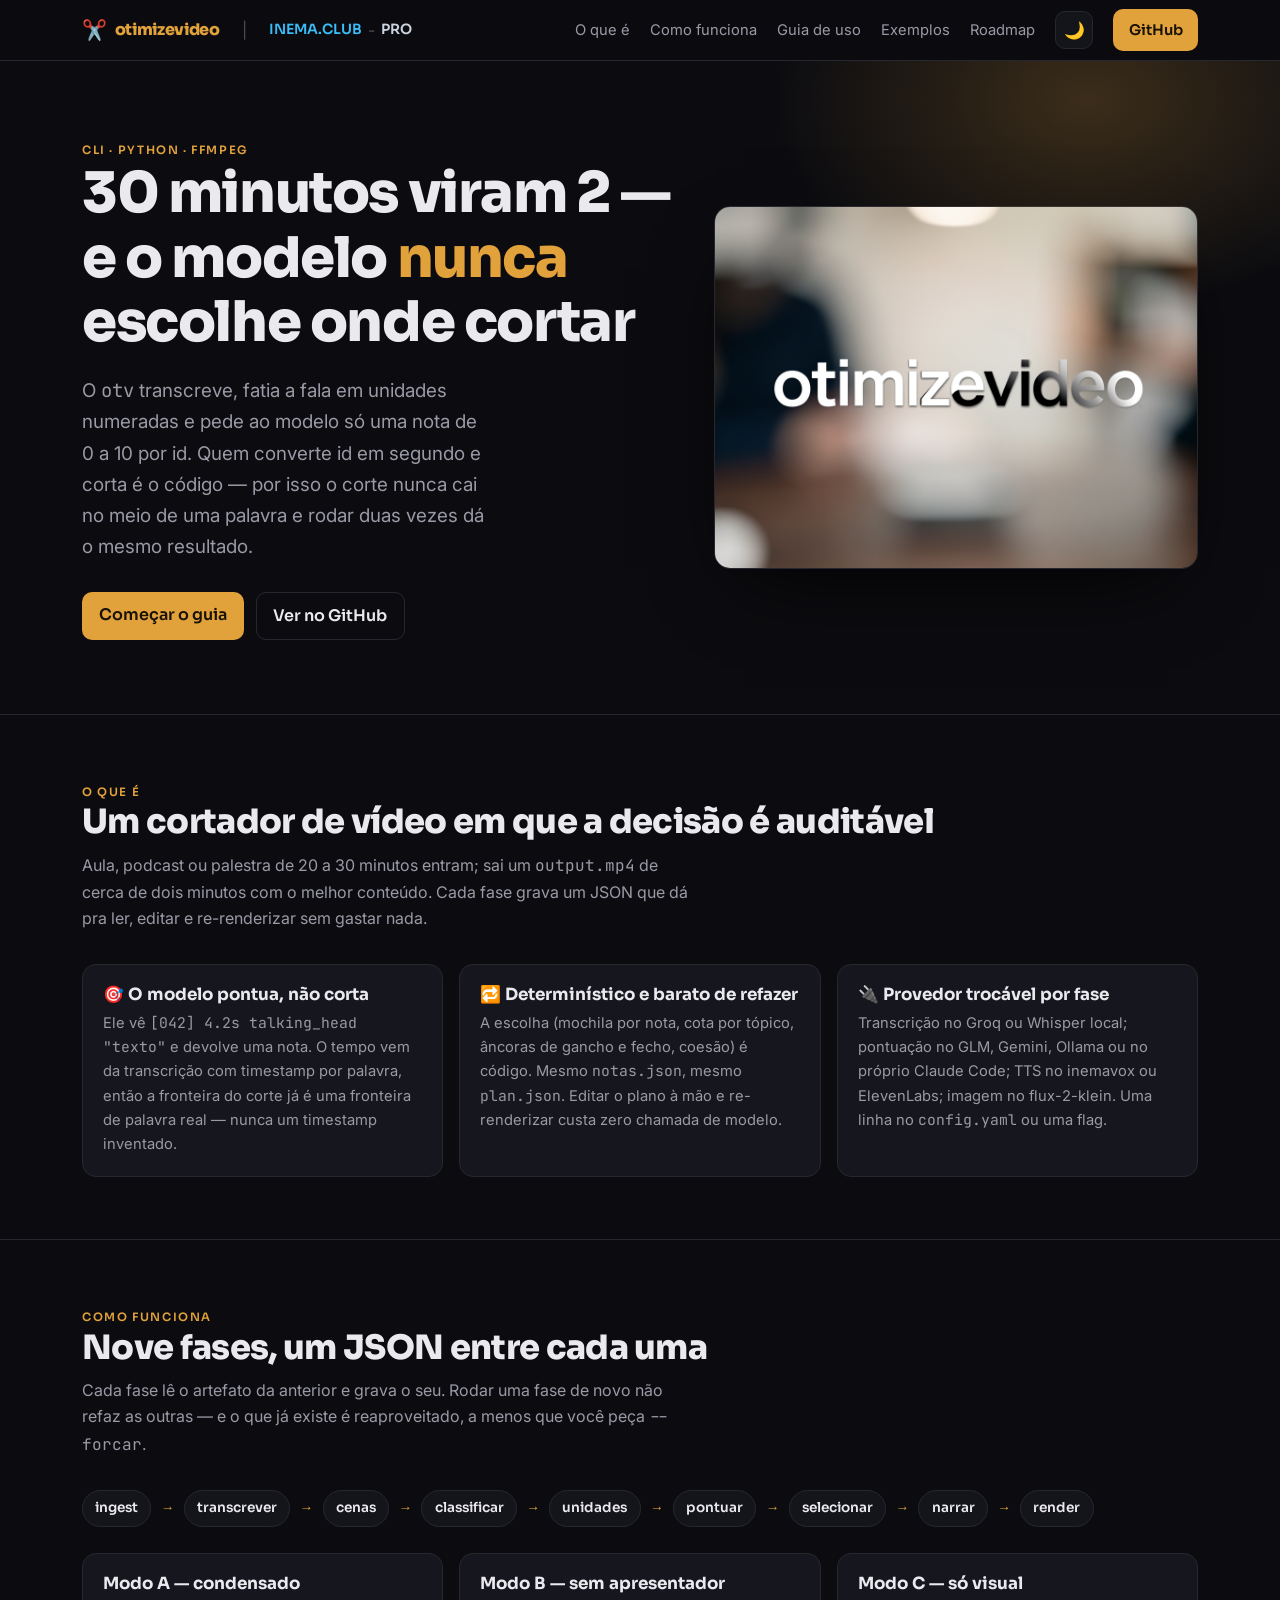
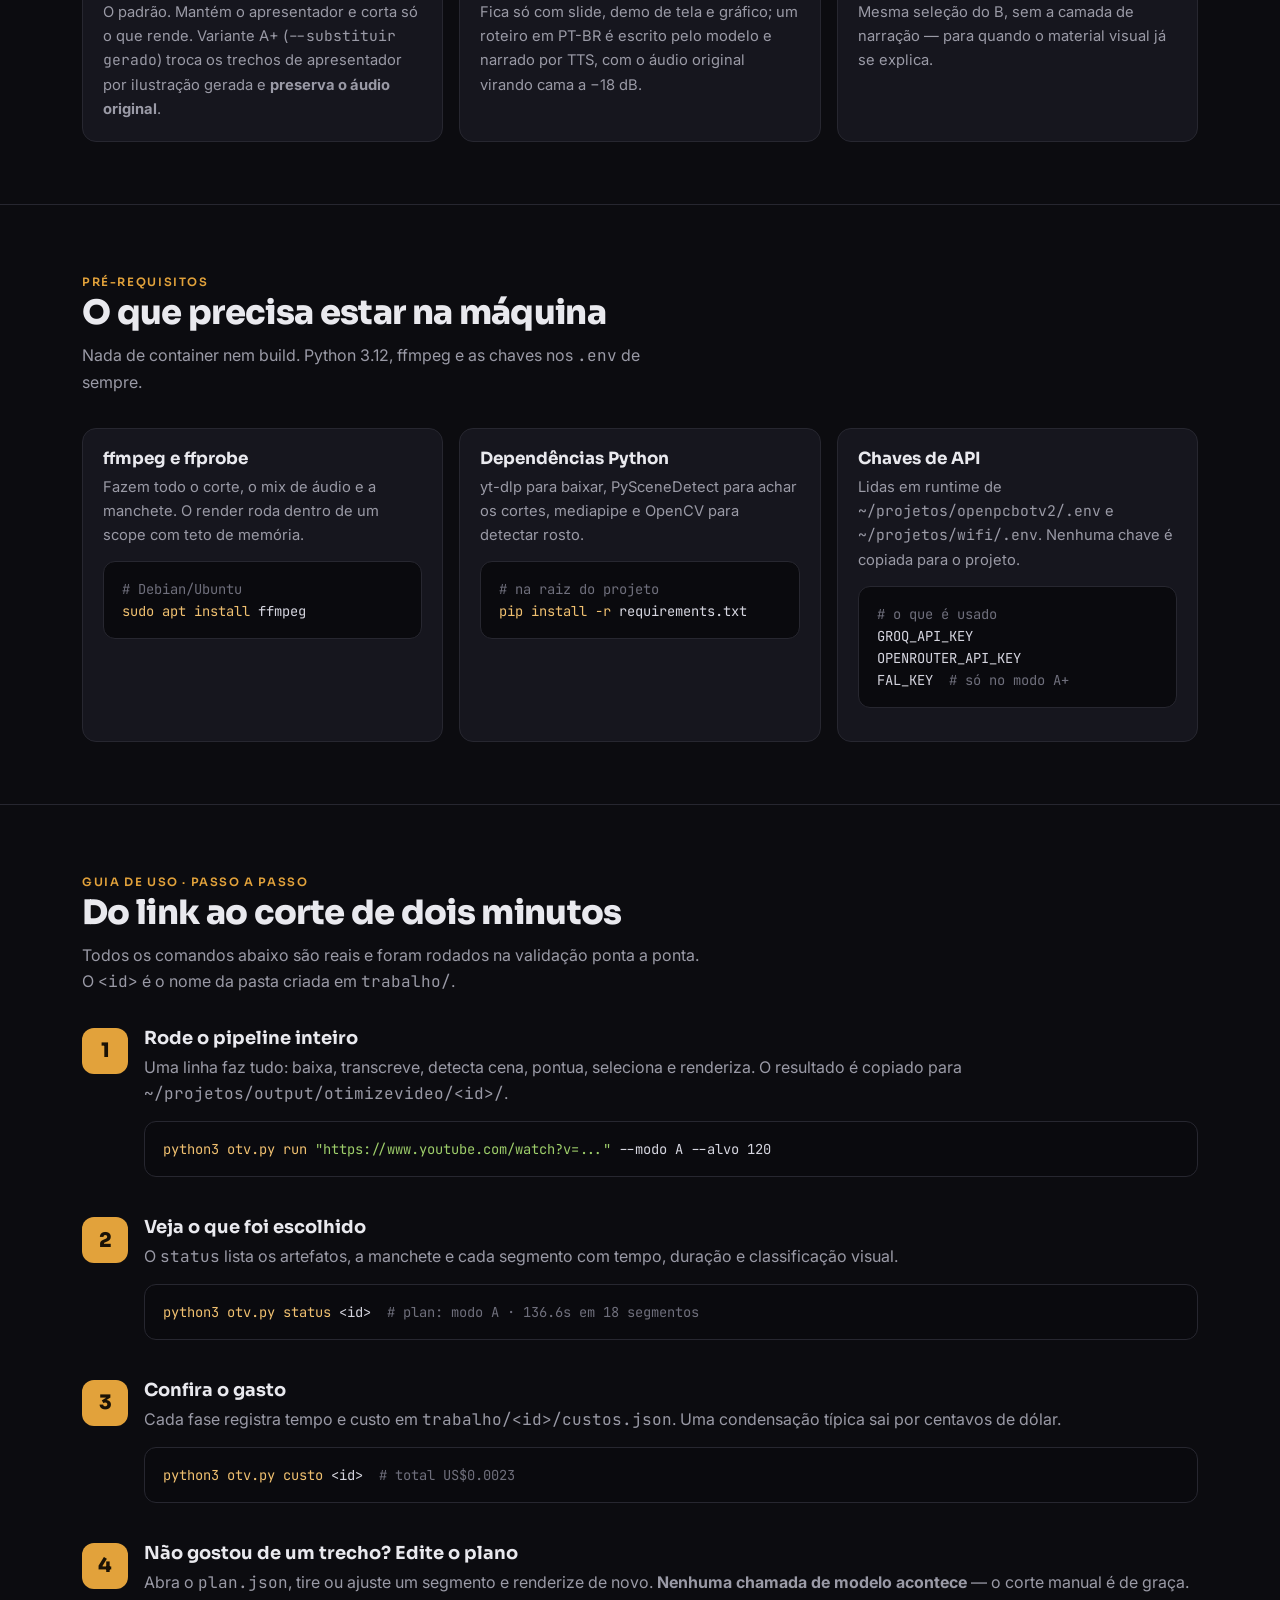
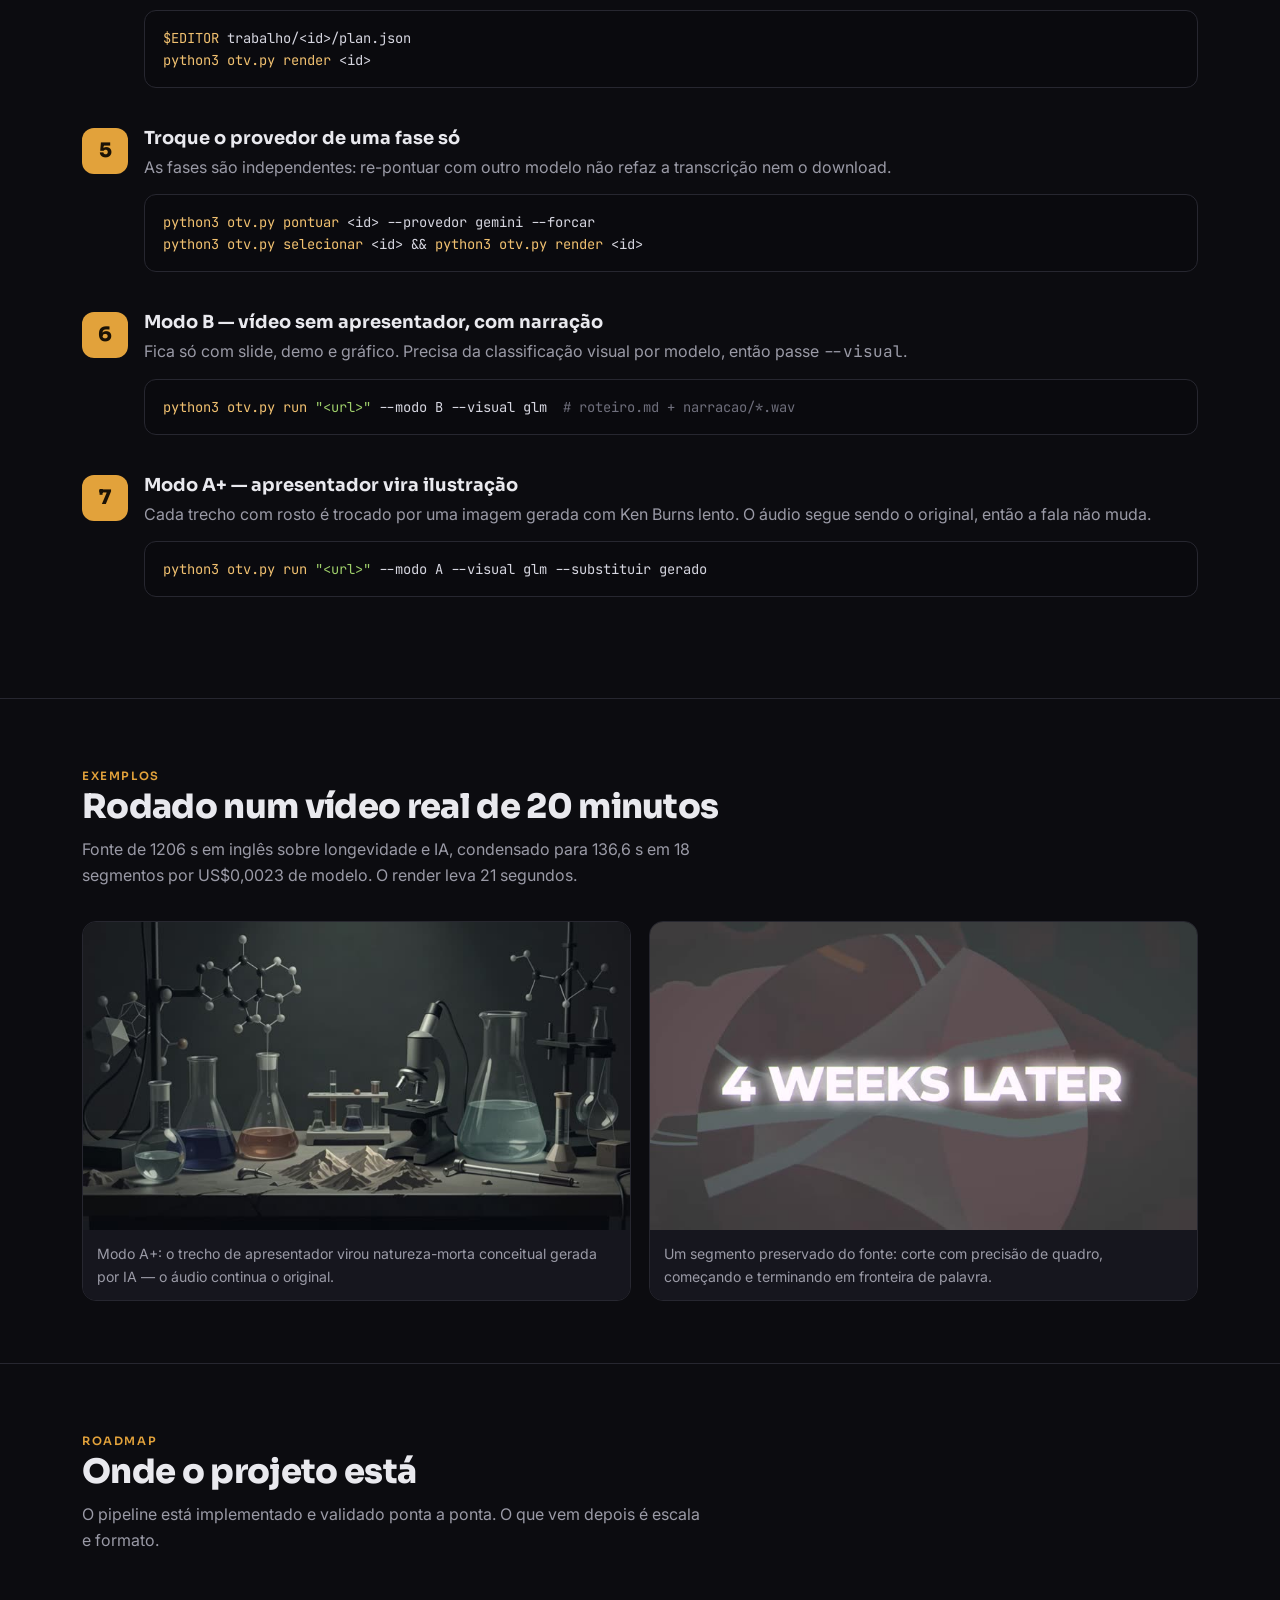
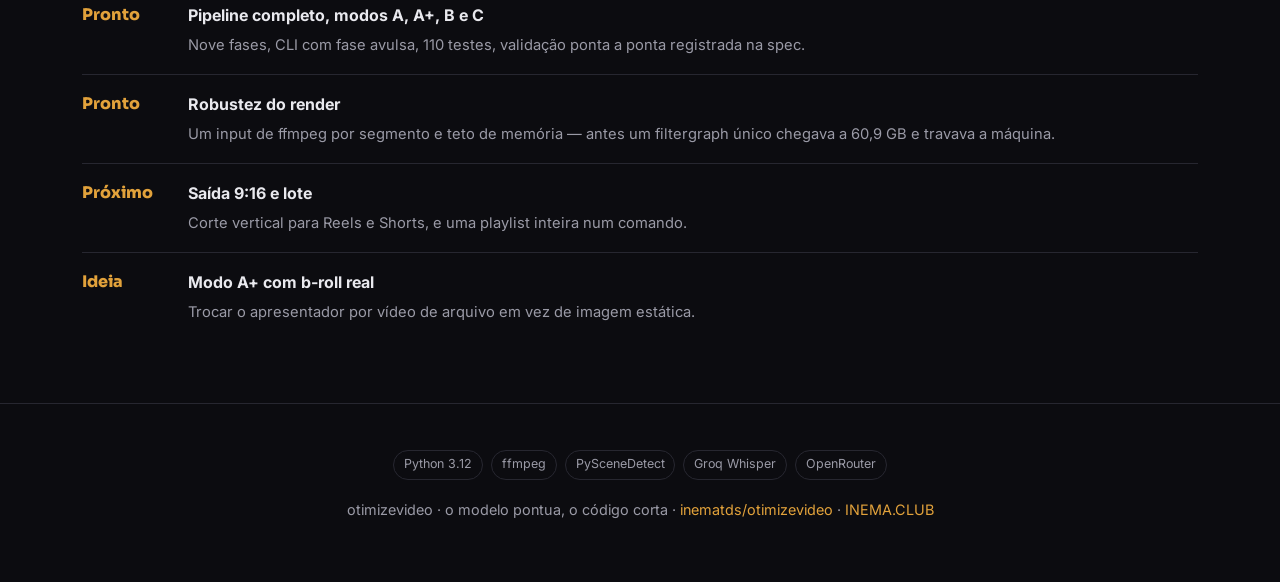
<file: guia/index.html>
<!DOCTYPE html>
<html lang="pt-BR">
<head>
<meta charset="utf-8">
<meta name="viewport" content="width=device-width, initial-scale=1">
<title>otimizevideo — 30 minutos viram 2, sem o modelo escolher os cortes</title>
<meta name="description" content="CLI que condensa vídeo longo em ~2 minutos. O modelo pontua unidades numeradas; o código converte id em tempo e corta. Provedores trocáveis por fase.">
<link rel="preconnect" href="https://fonts.googleapis.com">
<link rel="preconnect" href="https://fonts.gstatic.com" crossorigin>
<link href="https://fonts.googleapis.com/css2?family=Sora:wght@400;600;800&family=Inter:wght@400;500;600&family=JetBrains+Mono:wght@400;600&display=swap" rel="stylesheet">
<style>
  :root{
    --bg:#0c0c10; --bg2:#14141b; --card:#16161e; --line:#272730;
    --txt:#e9e9ee; --mut:#9a9aa6; --amb:#E2A23B; --amb2:#f0c070; --sky:#38bdf8; --pro:#cbd5e1;
    color-scheme:dark;
  }
  body.light{
    --bg:#f6f7f9; --bg2:#eceef2; --card:#ffffff; --line:#e1e3ea;
    --txt:#1a1a22; --mut:#5b5b68; --amb:#b9791d; --amb2:#a16207; --sky:#0369a1; --pro:#b45309;
    color-scheme:light;
  }
  body.light .hero .glow{opacity:.5}
  body.light pre{background:#0e0e14;color:#d6d6e0}
  body.light pre .c{color:#8a8a98}
  *{box-sizing:border-box}
  html{scroll-behavior:smooth}
  body{margin:0;background:var(--bg);color:var(--txt);font:16px/1.65 Inter,system-ui,sans-serif;-webkit-font-smoothing:antialiased}
  h1,h2,h3{font-family:Sora,sans-serif;line-height:1.15;margin:0}
  a{color:var(--amb);text-decoration:none}
  code,pre{font-family:"JetBrains Mono",monospace}
  .wrap{max-width:1160px;margin:0 auto;padding:0 22px}
  .mut{color:var(--mut)} .amb{color:var(--amb)}
  .chip{display:inline-block;font-size:.72rem;letter-spacing:.14em;text-transform:uppercase;color:var(--amb);font-weight:600;font-family:Sora}
  nav{position:sticky;top:0;z-index:30;backdrop-filter:blur(12px);background:rgba(12,12,16,.78);border-bottom:1px solid var(--line)}
  nav .wrap{display:flex;align-items:center;gap:22px;height:60px}
  nav .brand{display:flex;align-items:center;gap:8px;font-family:Sora;font-weight:800;letter-spacing:-.02em;color:var(--amb)}
  nav .brand .emoji{font-size:1.25rem}
  nav .sep{color:var(--mut);opacity:.45}
  nav .inema{color:var(--sky);font-weight:600;font-size:.88rem;font-family:Sora}
  nav .inema:hover{filter:brightness(1.15)}
  nav .pro{color:var(--pro);font-weight:600;font-size:.88rem;font-family:Sora}
  nav .pro:hover{filter:brightness(1.15)}
  nav .clubpro{display:inline-flex;align-items:center;gap:6px}
  nav .links{margin-left:auto;display:flex;align-items:center;gap:20px;font-size:.92rem}
  nav .links a.sec{color:var(--mut)} nav .links a.sec:hover{color:var(--txt)}
  .tgl{background:var(--bg2);border:1px solid var(--line);color:var(--txt);width:38px;height:38px;border-radius:10px;cursor:pointer;display:inline-flex;align-items:center;justify-content:center;font-size:1.05rem}
  .tgl:hover{border-color:var(--amb)}
  .btn{display:inline-block;background:var(--amb);color:#1a1206;font-weight:600;padding:.6em 1.05em;border-radius:10px;font-family:Sora}
  .btn.ghost{background:transparent;color:var(--txt);border:1px solid var(--line)}
  @media(max-width:760px){nav .links a.sec{display:none}}
  .hero{position:relative;overflow:hidden;border-bottom:1px solid var(--line)}
  .hero .glow{position:absolute;inset:-40% -20% auto auto;width:70%;height:600px;background:radial-gradient(closest-side,rgba(226,162,59,.22),transparent 70%);pointer-events:none}
  .hero .wrap{display:grid;grid-template-columns:1.1fr .9fr;gap:40px;align-items:center;padding:74px 22px}
  .hero h1{font-size:clamp(2.2rem,5vw,3.5rem);font-weight:800;letter-spacing:-.025em}
  .hero p.lead{font-size:1.18rem;color:var(--mut);margin:1.1em 0 1.6em;max-width:34ch}
  .hero .cta{display:flex;gap:12px;flex-wrap:wrap}
  .hero figure{margin:0;border-radius:16px;overflow:hidden;border:1px solid var(--line);box-shadow:0 30px 80px -30px #000}
  .hero figure img{width:100%;display:block}
  @media(max-width:780px){.hero .wrap{grid-template-columns:1fr;padding:48px 22px}}
  section{padding:62px 0;border-bottom:1px solid var(--line)}
  section h2{font-size:clamp(1.5rem,3.4vw,2.1rem);font-weight:800;letter-spacing:-.02em}
  section .sub{color:var(--mut);margin:.6em 0 2em;max-width:62ch}
  .grid{display:grid;gap:16px}
  .g3{grid-template-columns:repeat(3,1fr)} .g4{grid-template-columns:repeat(4,1fr)} .g2{grid-template-columns:repeat(2,1fr)}
  @media(max-width:820px){.g3,.g4{grid-template-columns:1fr 1fr}}
  @media(max-width:540px){.g2,.g3,.g4{grid-template-columns:1fr}}
  .card{background:var(--card);border:1px solid var(--line);border-radius:14px;padding:20px}
  .card h3{font-size:1.05rem;margin-bottom:.4em}
  .card p{color:var(--mut);font-size:.92rem;margin:0}
  .num{display:inline-flex;width:30px;height:30px;align-items:center;justify-content:center;border-radius:8px;background:rgba(226,162,59,.14);color:var(--amb);font-family:Sora;font-weight:800;font-size:.9rem;margin-bottom:.7em}
  .flow{display:flex;flex-wrap:wrap;gap:8px;align-items:center;margin-top:10px}
  .flow span{background:var(--bg2);border:1px solid var(--line);border-radius:999px;padding:.45em .9em;font-size:.85rem;font-family:Sora;font-weight:600}
  .flow .arr{color:var(--amb);border:none;background:none;padding:0 .1em}
  pre{background:#0a0a0e;border:1px solid var(--line);border-radius:12px;padding:16px 18px;overflow:auto;font-size:.86rem;line-height:1.6;color:#d6d6e0}
  pre .c{color:#6f6f7c} pre .k{color:var(--amb2)} pre .s{color:#9ece6a}
  .step{display:grid;grid-template-columns:46px 1fr;gap:16px;margin-bottom:26px}
  .step .b{width:46px;height:46px;border-radius:12px;background:var(--amb);color:#1a1206;font-family:Sora;font-weight:800;font-size:1.25rem;display:flex;align-items:center;justify-content:center}
  .step h3{font-size:1.12rem;margin-bottom:.3em}
  .step p{color:var(--mut);margin:.2em 0 .7em}
  .ex{display:grid;grid-template-columns:1fr 1fr;gap:18px}
  @media(max-width:680px){.ex{grid-template-columns:1fr}}
  .ex figure{margin:0;border-radius:14px;overflow:hidden;border:1px solid var(--line)}
  .ex figure img{width:100%;display:block}
  .ex figcaption{padding:12px 14px;font-size:.88rem;color:var(--mut);background:var(--card)}
  .phase{display:flex;gap:14px;padding:16px 0;border-bottom:1px solid var(--line)}
  .phase:last-child{border:none}
  .phase .tag{flex:0 0 92px;font-family:Sora;font-weight:800;color:var(--amb)}
  .phase .d strong{display:block;margin-bottom:.2em}
  .phase .d span{color:var(--mut);font-size:.92rem}
  footer{padding:46px 0;text-align:center;color:var(--mut);font-size:.9rem}
  .pill{display:inline-block;border:1px solid var(--line);border-radius:999px;padding:.3em .8em;font-size:.78rem;color:var(--mut);margin:0 4px}
</style>
</head>
<body>

<nav><div class="wrap">
  <a class="brand" href="#top"><span class="emoji">✂️</span> otimizevideo</a>
  <span class="sep">|</span>
  <span class="clubpro">
    <a class="inema" href="https://inema.club" target="_blank" rel="noopener">INEMA.CLUB</a>
    <span class="sep">-</span>
    <a class="pro" href="https://inema.pro" target="_blank" rel="noopener">PRO</a>
  </span>
  <div class="links">
    <a class="sec" href="#oque">O que é</a>
    <a class="sec" href="#fluxo">Como funciona</a>
    <a class="sec" href="#guia">Guia de uso</a>
    <a class="sec" href="#exemplos">Exemplos</a>
    <a class="sec" href="#roadmap">Roadmap</a>
    <button class="tgl" id="themeToggle" aria-label="Alternar tema" title="Alternar tema">🌙</button>
    <a class="btn" href="https://github.com/inematds/otimizevideo" target="_blank" rel="noopener">GitHub</a>
  </div>
</div></nav>

<header class="hero" id="top">
  <div class="glow"></div>
  <div class="wrap">
    <div>
      <span class="chip">CLI · Python · ffmpeg</span>
      <h1>30 minutos viram 2 — e o modelo <span class="amb">nunca</span> escolhe onde cortar</h1>
      <p class="lead">O <code>otv</code> transcreve, fatia a fala em unidades numeradas e pede ao modelo só uma nota de 0 a 10 por id. Quem converte id em segundo e corta é o código — por isso o corte nunca cai no meio de uma palavra e rodar duas vezes dá o mesmo resultado.</p>
      <div class="cta">
        <a class="btn" href="#guia">Começar o guia</a>
        <a class="btn ghost" href="https://github.com/inematds/otimizevideo" target="_blank" rel="noopener">Ver no GitHub</a>
      </div>
    </div>
    <figure><img src="assets/hero.png" alt="Capa do projeto otimizevideo"></figure>
  </div>
</header>

<section id="oque"><div class="wrap">
  <span class="chip">O que é</span>
  <h2>Um cortador de vídeo em que a decisão é auditável</h2>
  <p class="sub">Aula, podcast ou palestra de 20 a 30 minutos entram; sai um <code>output.mp4</code> de cerca de dois minutos com o melhor conteúdo. Cada fase grava um JSON que dá pra ler, editar e re-renderizar sem gastar nada.</p>
  <div class="grid g3">
    <div class="card"><h3>🎯 O modelo pontua, não corta</h3><p>Ele vê <code>[042] 4.2s talking_head "texto"</code> e devolve uma nota. O tempo vem da transcrição com timestamp por palavra, então a fronteira do corte já é uma fronteira de palavra real — nunca um timestamp inventado.</p></div>
    <div class="card"><h3>🔁 Determinístico e barato de refazer</h3><p>A escolha (mochila por nota, cota por tópico, âncoras de gancho e fecho, coesão) é código. Mesmo <code>notas.json</code>, mesmo <code>plan.json</code>. Editar o plano à mão e re-renderizar custa zero chamada de modelo.</p></div>
    <div class="card"><h3>🔌 Provedor trocável por fase</h3><p>Transcrição no Groq ou Whisper local; pontuação no GLM, Gemini, Ollama ou no próprio Claude Code; TTS no inemavox ou ElevenLabs; imagem no flux-2-klein. Uma linha no <code>config.yaml</code> ou uma flag.</p></div>
  </div>
</div></section>

<section id="fluxo"><div class="wrap">
  <span class="chip">Como funciona</span>
  <h2>Nove fases, um JSON entre cada uma</h2>
  <p class="sub">Cada fase lê o artefato da anterior e grava o seu. Rodar uma fase de novo não refaz as outras — e o que já existe é reaproveitado, a menos que você peça <code>--forcar</code>.</p>
  <div class="flow">
    <span>ingest</span><span class="arr">→</span>
    <span>transcrever</span><span class="arr">→</span>
    <span>cenas</span><span class="arr">→</span>
    <span>classificar</span><span class="arr">→</span>
    <span>unidades</span><span class="arr">→</span>
    <span>pontuar</span><span class="arr">→</span>
    <span>selecionar</span><span class="arr">→</span>
    <span>narrar</span><span class="arr">→</span>
    <span>render</span>
  </div>
  <div class="grid g3" style="margin-top:26px">
    <div class="card"><h3>Modo A — condensado</h3><p>O padrão. Mantém o apresentador e corta só o que rende. Variante A+ (<code>--substituir gerado</code>) troca os trechos de apresentador por ilustração gerada e <strong>preserva o áudio original</strong>.</p></div>
    <div class="card"><h3>Modo B — sem apresentador</h3><p>Fica só com slide, demo de tela e gráfico; um roteiro em PT-BR é escrito pelo modelo e narrado por TTS, com o áudio original virando cama a −18 dB.</p></div>
    <div class="card"><h3>Modo C — só visual</h3><p>Mesma seleção do B, sem a camada de narração — para quando o material visual já se explica.</p></div>
  </div>
</div></section>

<section id="pre"><div class="wrap">
  <span class="chip">Pré-requisitos</span>
  <h2>O que precisa estar na máquina</h2>
  <p class="sub">Nada de container nem build. Python 3.12, ffmpeg e as chaves nos <code>.env</code> de sempre.</p>
  <div class="grid g3">
    <div class="card"><h3>ffmpeg e ffprobe</h3><p>Fazem todo o corte, o mix de áudio e a manchete. O render roda dentro de um scope com teto de memória.</p><pre><span class="c"># Debian/Ubuntu</span>
<span class="k">sudo apt install</span> ffmpeg</pre></div>
    <div class="card"><h3>Dependências Python</h3><p>yt-dlp para baixar, PySceneDetect para achar os cortes, mediapipe e OpenCV para detectar rosto.</p><pre><span class="c"># na raiz do projeto</span>
<span class="k">pip install -r</span> requirements.txt</pre></div>
    <div class="card"><h3>Chaves de API</h3><p>Lidas em runtime de <code>~/projetos/openpcbotv2/.env</code> e <code>~/projetos/wifi/.env</code>. Nenhuma chave é copiada para o projeto.</p><pre><span class="c"># o que é usado</span>
GROQ_API_KEY
OPENROUTER_API_KEY
FAL_KEY  <span class="c"># só no modo A+</span></pre></div>
  </div>
</div></section>

<section id="guia"><div class="wrap">
  <span class="chip">Guia de uso · passo a passo</span>
  <h2>Do link ao corte de dois minutos</h2>
  <p class="sub">Todos os comandos abaixo são reais e foram rodados na validação ponta a ponta. O <code>&lt;id&gt;</code> é o nome da pasta criada em <code>trabalho/</code>.</p>

  <div class="step"><div class="b">1</div><div>
    <h3>Rode o pipeline inteiro</h3>
    <p>Uma linha faz tudo: baixa, transcreve, detecta cena, pontua, seleciona e renderiza. O resultado é copiado para <code>~/projetos/output/otimizevideo/&lt;id&gt;/</code>.</p>
<pre><span class="k">python3 otv.py run</span> <span class="s">"https://www.youtube.com/watch?v=..."</span> --modo A --alvo 120</pre>
  </div></div>

  <div class="step"><div class="b">2</div><div>
    <h3>Veja o que foi escolhido</h3>
    <p>O <code>status</code> lista os artefatos, a manchete e cada segmento com tempo, duração e classificação visual.</p>
<pre><span class="k">python3 otv.py status</span> &lt;id&gt;  <span class="c"># plan: modo A · 136.6s em 18 segmentos</span></pre>
  </div></div>

  <div class="step"><div class="b">3</div><div>
    <h3>Confira o gasto</h3>
    <p>Cada fase registra tempo e custo em <code>trabalho/&lt;id&gt;/custos.json</code>. Uma condensação típica sai por centavos de dólar.</p>
<pre><span class="k">python3 otv.py custo</span> &lt;id&gt;  <span class="c"># total US$0.0023</span></pre>
  </div></div>

  <div class="step"><div class="b">4</div><div>
    <h3>Não gostou de um trecho? Edite o plano</h3>
    <p>Abra o <code>plan.json</code>, tire ou ajuste um segmento e renderize de novo. <strong>Nenhuma chamada de modelo acontece</strong> — o corte manual é de graça.</p>
<pre><span class="k">$EDITOR</span> trabalho/&lt;id&gt;/plan.json
<span class="k">python3 otv.py render</span> &lt;id&gt;</pre>
  </div></div>

  <div class="step"><div class="b">5</div><div>
    <h3>Troque o provedor de uma fase só</h3>
    <p>As fases são independentes: re-pontuar com outro modelo não refaz a transcrição nem o download.</p>
<pre><span class="k">python3 otv.py pontuar</span> &lt;id&gt; --provedor gemini --forcar
<span class="k">python3 otv.py selecionar</span> &lt;id&gt; &amp;&amp; <span class="k">python3 otv.py render</span> &lt;id&gt;</pre>
  </div></div>

  <div class="step"><div class="b">6</div><div>
    <h3>Modo B — vídeo sem apresentador, com narração</h3>
    <p>Fica só com slide, demo e gráfico. Precisa da classificação visual por modelo, então passe <code>--visual</code>.</p>
<pre><span class="k">python3 otv.py run</span> <span class="s">"&lt;url&gt;"</span> --modo B --visual glm  <span class="c"># roteiro.md + narracao/*.wav</span></pre>
  </div></div>

  <div class="step"><div class="b">7</div><div>
    <h3>Modo A+ — apresentador vira ilustração</h3>
    <p>Cada trecho com rosto é trocado por uma imagem gerada com Ken Burns lento. O áudio segue sendo o original, então a fala não muda.</p>
<pre><span class="k">python3 otv.py run</span> <span class="s">"&lt;url&gt;"</span> --modo A --visual glm --substituir gerado</pre>
  </div></div>
</div></section>

<section id="exemplos"><div class="wrap">
  <span class="chip">Exemplos</span>
  <h2>Rodado num vídeo real de 20 minutos</h2>
  <p class="sub">Fonte de 1206 s em inglês sobre longevidade e IA, condensado para 136,6 s em 18 segmentos por US$0,0023 de modelo. O render leva 21 segundos.</p>
  <div class="ex">
    <figure><img src="assets/ex1.jpg" alt="Quadro de um trecho substituído por ilustração no modo A+"><figcaption>Modo A+: o trecho de apresentador virou natureza-morta conceitual gerada por IA — o áudio continua o original.</figcaption></figure>
    <figure><img src="assets/ex2.jpg" alt="Quadro de um trecho preservado do vídeo original"><figcaption>Um segmento preservado do fonte: corte com precisão de quadro, começando e terminando em fronteira de palavra.</figcaption></figure>
  </div>
</div></section>

<section id="roadmap"><div class="wrap">
  <span class="chip">Roadmap</span>
  <h2>Onde o projeto está</h2>
  <p class="sub">O pipeline está implementado e validado ponta a ponta. O que vem depois é escala e formato.</p>
  <div class="phase"><div class="tag">Pronto</div><div class="d"><strong>Pipeline completo, modos A, A+, B e C</strong><span>Nove fases, CLI com fase avulsa, 110 testes, validação ponta a ponta registrada na spec.</span></div></div>
  <div class="phase"><div class="tag">Pronto</div><div class="d"><strong>Robustez do render</strong><span>Um input de ffmpeg por segmento e teto de memória — antes um filtergraph único chegava a 60,9 GB e travava a máquina.</span></div></div>
  <div class="phase"><div class="tag">Próximo</div><div class="d"><strong>Saída 9:16 e lote</strong><span>Corte vertical para Reels e Shorts, e uma playlist inteira num comando.</span></div></div>
  <div class="phase"><div class="tag">Ideia</div><div class="d"><strong>Modo A+ com b-roll real</strong><span>Trocar o apresentador por vídeo de arquivo em vez de imagem estática.</span></div></div>
</div></section>

<footer>
  <div class="wrap">
    <div class="pill">Python 3.12</div><div class="pill">ffmpeg</div><div class="pill">PySceneDetect</div><div class="pill">Groq Whisper</div><div class="pill">OpenRouter</div>
    <p style="margin-top:18px">otimizevideo · o modelo pontua, o código corta ·
      <a href="https://github.com/inematds/otimizevideo">inematds/otimizevideo</a> ·
      <a href="https://inema.club">INEMA.CLUB</a></p>
  </div>
</footer>

<script>
  (function(){
    var KEY='otimizevideo-theme';
    var b=document.body, t=document.getElementById('themeToggle');
    if(localStorage.getItem(KEY)==='light'){ b.classList.add('light'); t.textContent='☀️'; }
    t.addEventListener('click',function(){
      var light=b.classList.toggle('light');
      t.textContent=light?'☀️':'🌙';
      localStorage.setItem(KEY, light?'light':'dark');
    });
  })();
</script>
</body>
</html>
</file>
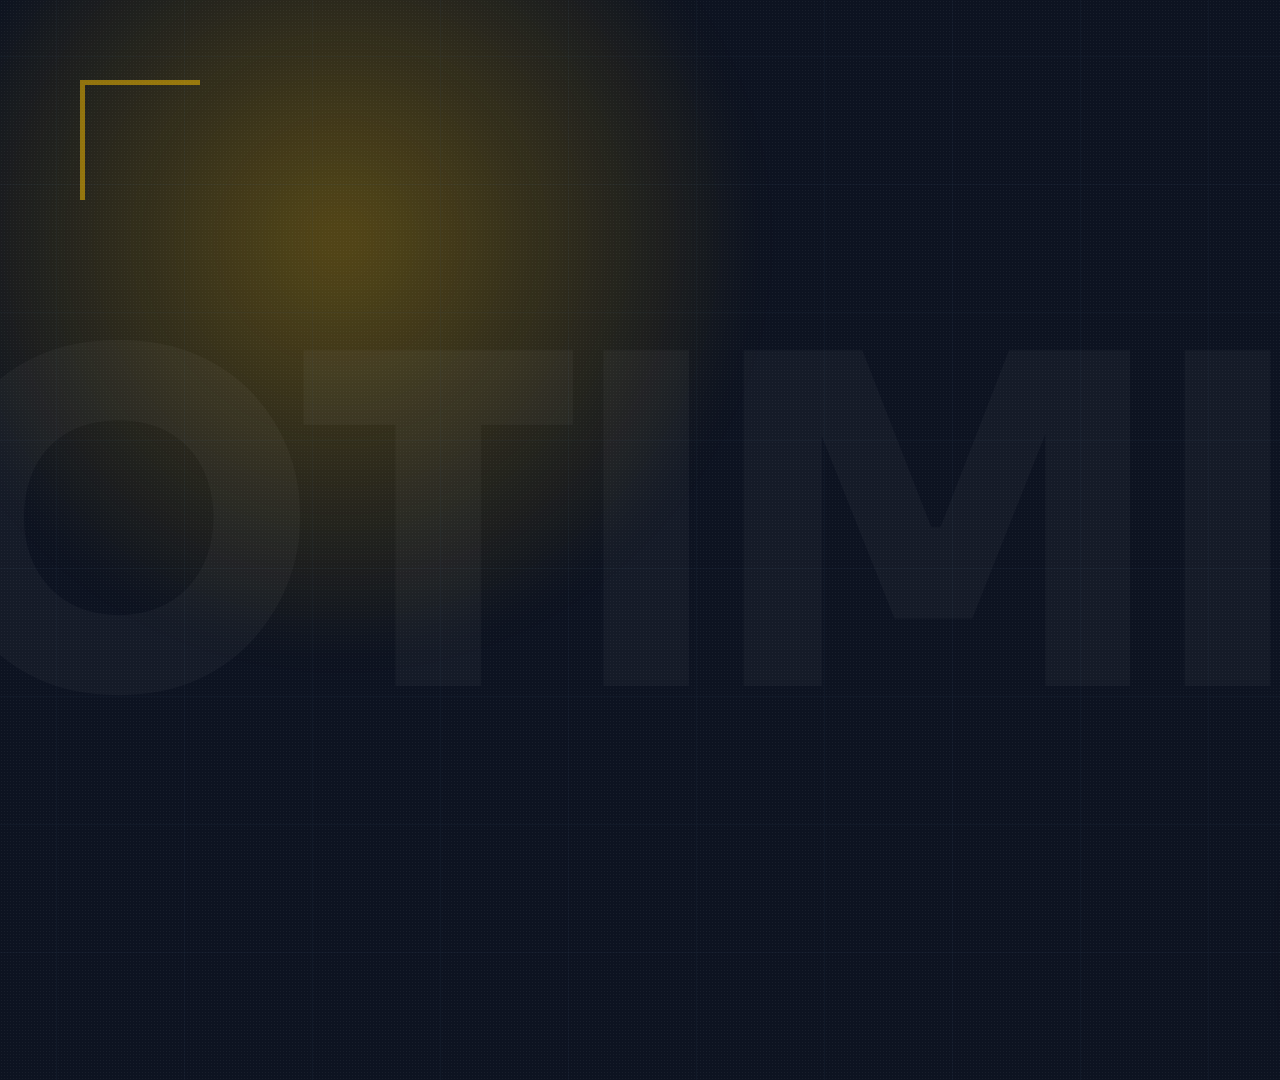
<file: assets/cta/index.html>
<!DOCTYPE html>
<html lang="pt-BR">
<head>
<meta charset="utf-8">
<style>
@font-face{font-family:'Inter';font-style:normal;font-weight:400;font-display:block;src:url('assets/fonts/Inter-400.woff2') format('woff2');}
@font-face{font-family:'Inter';font-style:normal;font-weight:500;font-display:block;src:url('assets/fonts/Inter-500.woff2') format('woff2');}
@font-face{font-family:'Inter';font-style:normal;font-weight:600;font-display:block;src:url('assets/fonts/Inter-600.woff2') format('woff2');}
@font-face{font-family:'Inter';font-style:normal;font-weight:700;font-display:block;src:url('assets/fonts/Inter-700.woff2') format('woff2');}
@font-face{font-family:'JetBrains Mono';font-style:normal;font-weight:400;font-display:block;src:url('assets/fonts/JetBrainsMono-400.woff2') format('woff2');}
@font-face{font-family:'JetBrains Mono';font-style:normal;font-weight:600;font-display:block;src:url('assets/fonts/JetBrainsMono-600.woff2') format('woff2');}
@font-face{font-family:'JetBrains Mono';font-style:normal;font-weight:700;font-display:block;src:url('assets/fonts/JetBrainsMono-700.woff2') format('woff2');}
@font-face{font-family:'Sora';font-style:normal;font-weight:700;font-display:block;src:url('assets/fonts/Sora-700.woff2') format('woff2');}
@font-face{font-family:'Sora';font-style:normal;font-weight:800;font-display:block;src:url('assets/fonts/Sora-800.woff2') format('woff2');}

  :root{
    --bg:#0D1321; --bg2:#1D2D44; --bg3:#3E5C76;
    --fg:#F0EBD8; --muted:#748CAB; --accent:#FFC300; --accent2:#FCA311;
  }
  *{box-sizing:border-box;margin:0;padding:0}
  html,body{width:1920px;height:1080px;overflow:hidden;background:var(--bg)}
  body{font-family:Inter,sans-serif;color:var(--fg)}
  #root{position:relative;width:1920px;height:1080px;background:var(--bg);overflow:hidden}

  .bg-layer{position:absolute;inset:0;pointer-events:none}
  #glow{position:absolute;top:-360px;left:-260px;width:1200px;height:1200px;border-radius:50%;
        background:radial-gradient(closest-side,rgba(255,195,0,.30),transparent 70%);filter:blur(20px)}
  #glow2{position:absolute;bottom:-420px;right:-300px;width:1100px;height:1100px;border-radius:50%;
         background:radial-gradient(closest-side,rgba(252,163,17,.20),transparent 70%);filter:blur(24px)}
  #grid{position:absolute;inset:-200px;opacity:.16;
        background-image:linear-gradient(rgba(62,92,118,.55) 1px,transparent 1px),
                         linear-gradient(90deg,rgba(62,92,118,.55) 1px,transparent 1px);
        background-size:128px 128px}
  .ghost{position:absolute;top:300px;left:-80px;font-family:Sora,sans-serif;font-weight:800;
         font-size:460px;line-height:1;color:#fff;opacity:.030;white-space:nowrap;letter-spacing:-.03em}
  #grain{position:absolute;inset:0;opacity:.05;
         background-image:radial-gradient(rgba(255,255,255,.9) 1px,transparent 1px);background-size:3px 3px}

  .stage{position:absolute;inset:0;display:flex;flex-direction:column;
         align-items:center;justify-content:center;text-align:center;padding:0 140px}
  .kicker{font-family:"JetBrains Mono",monospace;font-weight:600;font-size:30px;letter-spacing:.42em;
          text-transform:uppercase;color:var(--accent);margin-bottom:34px}
  .headline{font-family:Sora,sans-serif;font-weight:800;font-size:172px;line-height:.98;
            letter-spacing:-.035em;color:var(--fg);text-shadow:0 24px 70px rgba(0,0,0,.6)}
  .headline em{font-style:normal;color:var(--accent);
               text-shadow:0 0 60px rgba(255,195,0,.45),0 24px 70px rgba(0,0,0,.6)}
  .rule{width:220px;height:5px;border-radius:3px;margin:44px 0 34px;
        background:linear-gradient(90deg,var(--accent),var(--accent2));transform-origin:center}
  .sub{font-size:40px;font-weight:500;color:var(--muted);max-width:1180px;line-height:1.4}
  .brand{margin-top:52px;font-family:Sora,sans-serif;font-weight:800;font-size:66px;letter-spacing:-.02em}
  .brand .dot{color:var(--accent);text-shadow:0 0 50px rgba(255,195,0,.5)}
  .url{margin-top:16px;font-family:"JetBrains Mono",monospace;font-size:30px;color:var(--muted)}

  .corner{position:absolute;width:120px;height:120px;border:5px solid var(--accent);opacity:.5}
  #c1{top:80px;left:80px;border-right:0;border-bottom:0}
  #c2{bottom:80px;right:80px;border-left:0;border-top:0}
  #progress{position:absolute;left:0;bottom:0;height:8px;width:100%;transform-origin:left center;
            background:linear-gradient(90deg,var(--accent),var(--accent2))}
</style>
</head>
<body>
  <div id="root" data-composition-id="main" data-start="0" data-width="1920" data-height="1080">
    <div class="bg-layer" data-layout-ignore>
      <div id="glow"></div><div id="glow2"></div><div id="grid"></div>
      <div class="ghost" id="ghost" data-layout-ignore>OTIMIZEVIDEO</div>
      <div id="grain"></div>
    </div>

    <div class="corner" id="c1" data-layout-ignore></div>
    <div class="corner" id="c2" data-layout-ignore></div>

    <section class="stage clip" id="stage" data-start="0" data-duration="4.6" data-track-index="1">
      <div class="kicker" id="kicker">Gostou do corte?</div>
      <h1 class="headline" id="headline">SIGA O <em>CANAL</em></h1>
      <div class="rule" id="rule"></div>
      <p class="sub" id="sub">Vídeo longo virando dois minutos, toda semana.</p>
      <div class="brand" id="brand">INEMA<span class="dot">.CLUB</span></div>
      <div class="url" id="url">🌐 inema.club</div>
    </section>

    <div id="progress" data-layout-ignore></div>
    <audio id="narr" data-start="0.55" data-duration="3.32" data-track-index="20" src="assets/audio/cta.wav"></audio>

    <script src="assets/gsap.min.js"></script>
    <script>
      window.__timelines = window.__timelines || {};
      const TOTAL = 4.6;
      const tl = gsap.timeline({ paused: true });
      const rep = (cycle) => Math.max(0, Math.floor(TOTAL / cycle) - 1);

      // ambiente: o fundo nunca fica parado (regra do house-style)
      tl.to("#glow",  {scale:1.20, opacity:.55, duration:3.0, yoyo:true, repeat:rep(3.0), ease:"sine.inOut"}, 0);
      tl.to("#glow2", {scale:1.15, duration:3.8, yoyo:true, repeat:rep(3.8), ease:"sine.inOut"}, 0);
      tl.to("#ghost", {x:90, duration:TOTAL, ease:"none"}, 0);
      tl.to("#grid",  {backgroundPositionX:"+=64", backgroundPositionY:"+=64", duration:TOTAL, ease:"none"}, 0);
      tl.fromTo("#progress", {scaleX:0}, {scaleX:1, duration:TOTAL, ease:"none"}, 0);

      // entrada escalonada (stagger 0.08–0.14s, easing-assinatura)
      tl.fromTo("#kicker",   {opacity:0, y:26},          {opacity:1, y:0, duration:.55, ease:"power3.out"}, 0.10);
      tl.fromTo("#headline", {opacity:0, y:56, scale:.94},{opacity:1, y:0, scale:1, duration:.75, ease:"power3.out"}, 0.24);
      tl.fromTo("#rule",     {scaleX:0},                  {scaleX:1, duration:.55, ease:"power2.out"}, 0.62);
      tl.fromTo("#sub",      {opacity:0, y:22},           {opacity:1, y:0, duration:.55, ease:"power2.out"}, 0.74);
      tl.fromTo("#brand",    {opacity:0, y:22},           {opacity:1, y:0, duration:.6,  ease:"power3.out"}, 0.92);
      tl.fromTo("#url",      {opacity:0},                 {opacity:1, duration:.5, ease:"power1.out"}, 1.10);

      // atividade no meio: o âmbar respira e a régua pulsa (ritmo >= 3 eventos)
      tl.to("#headline em", {textShadow:"0 0 90px rgba(255,195,0,.75), 0 24px 70px rgba(0,0,0,.6)",
                             duration:1.0, yoyo:true, repeat:1, ease:"sine.inOut"}, 1.6);
      tl.to("#rule", {scaleX:1.18, duration:.9, yoyo:true, repeat:1, ease:"sine.inOut"}, 2.1);
      tl.to("#c1", {opacity:.85, duration:1.2, yoyo:true, repeat:1, ease:"sine.inOut"}, 1.4);
      tl.to("#c2", {opacity:.85, duration:1.2, yoyo:true, repeat:1, ease:"sine.inOut"}, 1.8);

      // saída
      tl.to("#stage", {opacity:0, duration:.45, ease:"power2.in"}, TOTAL - 0.45);
      tl.set("#stage", {opacity:0}, TOTAL);
      tl.set({}, {}, TOTAL);
      window.__timelines["main"] = tl;
    </script>
  </div>
</body>
</html>
</file>
